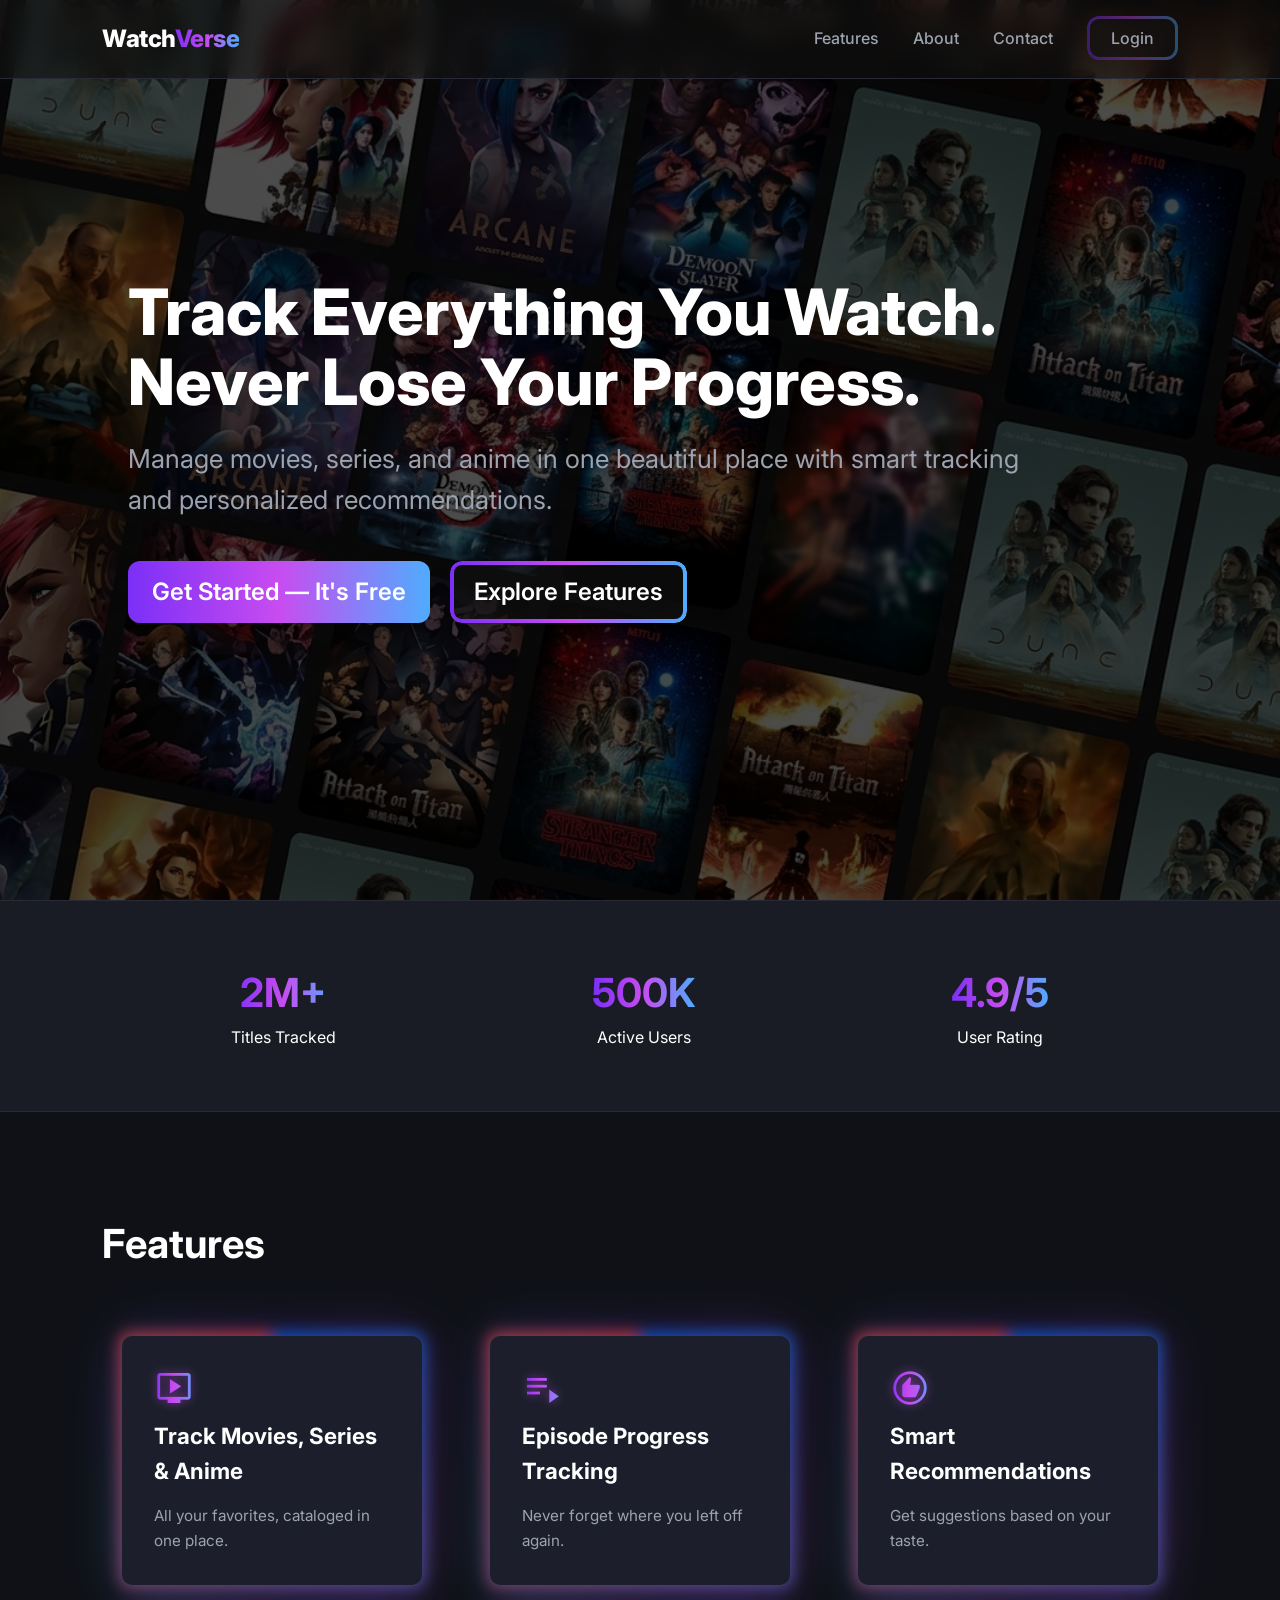
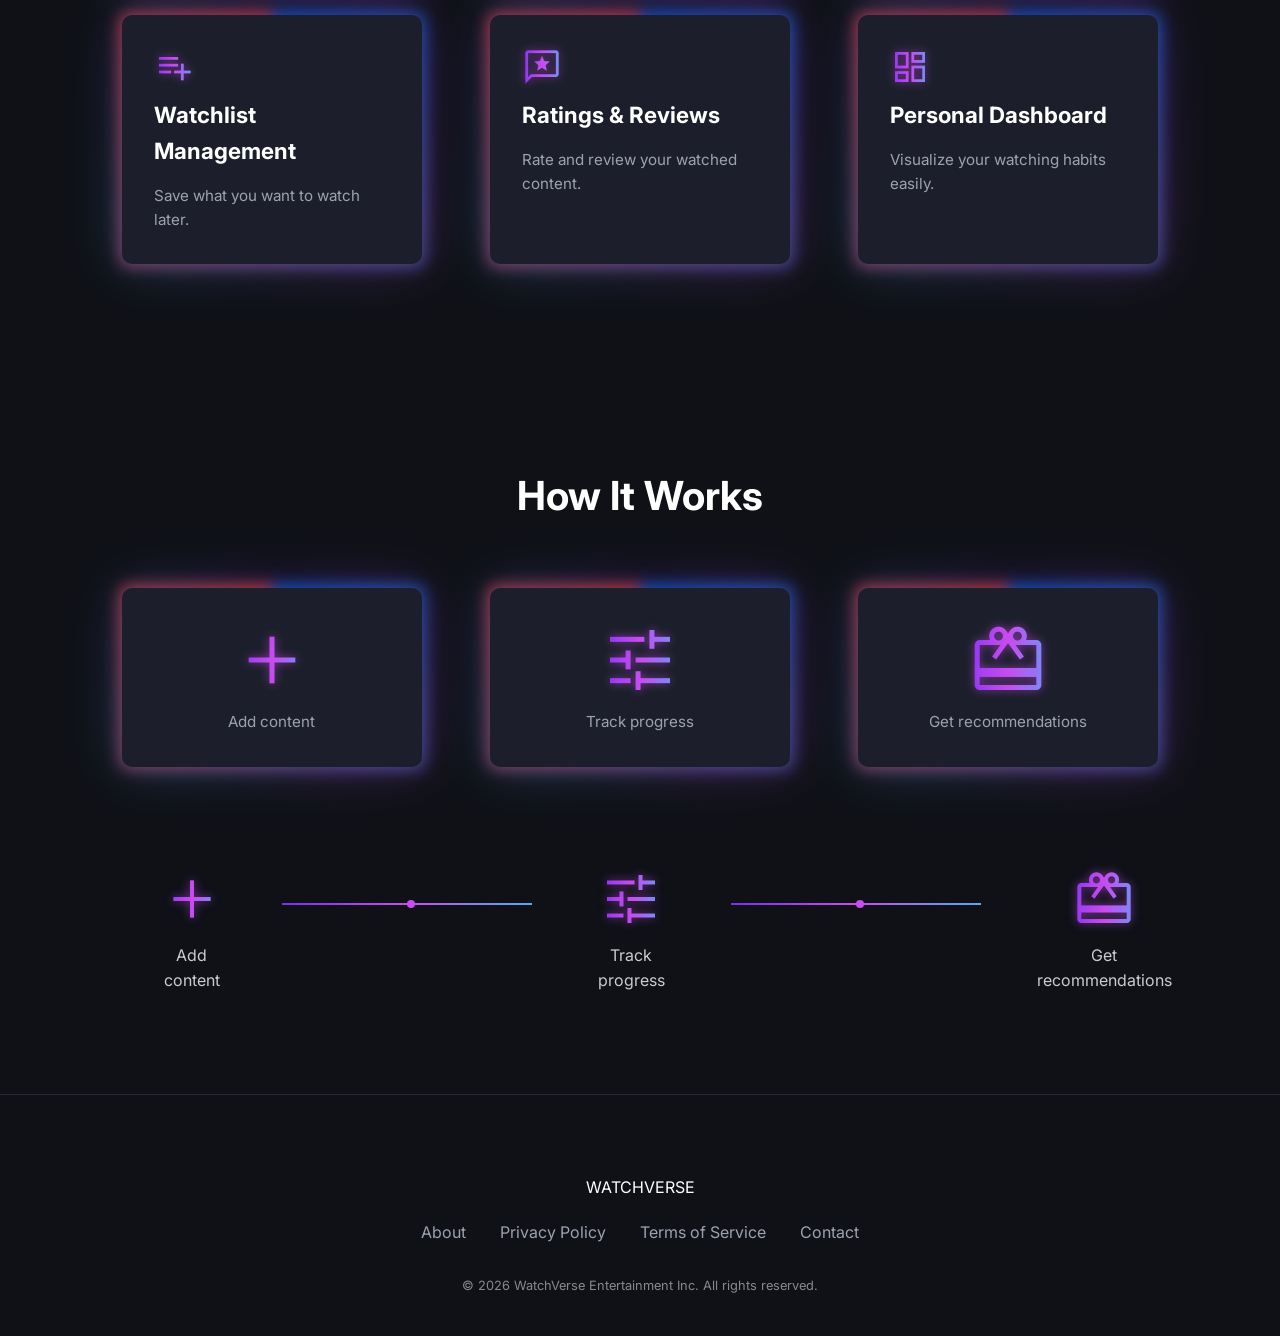
<file: templates/index.html>
<!DOCTYPE html>
<html lang="en">

<head>
    <meta charset="UTF-8">
    <meta name="viewport" content="width=device-width, initial-scale=1.0">
    <title>WatchVerse | Track Your Entertainment</title>
    <link href="https://fonts.googleapis.com/css2?family=Inter:wght@300;400;600;800&display=swap" rel="stylesheet">
    <link rel="stylesheet" href="/static/css/index.css">
    <!-- <script src="https://unpkg.com/lucide@latest"></script> -->
    <link href="https://fonts.googleapis.com/css2?family=Material+Symbols+Outlined" rel="stylesheet" />



</head>

<body>

    <nav>
        <div class="watchverse-logo">
           <a href="/"> <span class="watch">Watch</span><span class="verse">Verse</span> </a>
        </div>
        <div class="nav-links">
            <a href="#features">Features</a>
            <a href="#about">About</a>
            <a href="#">Contact</a>
            <a href="/login" class="btn-login">Login</a>
        </div>
    </nav>

    <section class="hero">
        <div class="overlay"></div>
        <h1>Track Everything You Watch.<br>Never Lose Your Progress.</h1>
        <p>Manage movies, series, and anime in one beautiful place with smart tracking and personalized recommendations.
        </p>
        <div class="cta-group">
            <a href="/signin" class="btn-main btn-primary" color="white">Get Started — It's Free</a>
            <a href="#" class="btn-main btn-secondary">Explore Features</a>
        </div>
    </section>

    <div class="stats">
        <div class="stat-item">
            <h2>2M+</h2>
            <p>Titles Tracked</p>
        </div>
        <div class="stat-item">
            <h2>500K</h2>
            <p>Active Users</p>
        </div>
        <div class="stat-item">
            <h2>4.9/5</h2>
            <p>User Rating</p>
        </div>
    </div>

    <section class="features" id="features">
        <h2 class="section-title"> Features </h2>
        <div class="feature-grid">

            <!-- Card 1 -->
            <div class="card">
                <span class="material-symbols-outlined card-logo">
                    live_tv
                </span>
                <h3>Track Movies, Series & Anime</h3>
                <p>All your favorites, cataloged in one place.</p>
            </div>

            <!-- Card 2 -->
            <div class="card">
                <span class="material-symbols-outlined card-logo">
                    playlist_play
                </span>
                <h3>Episode Progress Tracking</h3>
                <p>Never forget where you left off again.</p>
            </div>

            <!-- Card 3 -->
            <div class="card">
                <span class="material-symbols-outlined card-logo">recommend</span>
                <h3>Smart Recommendations</h3>
                <p>Get suggestions based on your taste.</p>
            </div>

            <!-- Card 4 -->
            <div class="card">
                <span class="material-symbols-outlined card-logo">playlist_add</span>
                <h3>Watchlist Management</h3>
                <p>Save what you want to watch later.</p>
            </div>

            <!-- Card 5 -->
            <div class="card">
                <span class="material-symbols-outlined card-logo">reviews</span>
                <h3>Ratings & Reviews</h3>
                <p>Rate and review your watched content.</p>
            </div>

            <!-- Card 6 -->
            <div class="card">
                <span class="material-symbols-outlined card-logo">dashboard</span>
                <h3>Personal Dashboard</h3>
                <p>Visualize your watching habits easily.</p>
            </div>

        </div>
    </section>

    <section class="how-it-works" id="about">

        <h2 class="section-title" style="text-align: center;">How It Works</h2>

        <!-- Top 3 Cards -->
        <div class="how-cards">
            <div class="card how-card">
                <span class="material-symbols-outlined how-logo">add</span>
                <p>Add content</p>
            </div>

            <div class="card how-card">
                <span class="material-symbols-outlined how-logo">tune</span>
                <p>Track progress</p>
            </div>

            <div class="card how-card">
                <span class="material-symbols-outlined how-logo">card_giftcard</span>
                <p>Get recommendations</p>
            </div>
        </div>

        <!-- Line + Icons -->
        <div class="steps-container">

            <div class="step" style="margin-left: 0px;">
                <span class="material-symbols-outlined icon">add</span>
                <p>Add content</p>
            </div>

            <div class="step">
                <span class="material-symbols-outlined icon">tune</span>
                <p>Track progress</p>
            </div>

            <div class="step">
                <span class="material-symbols-outlined icon">card_giftcard</span>
                <p>Get recommendations</p>
            </div>

        </div>

    </section>

    <footer id="Contact">
        <div class="logo" style="margin-bottom: 20px;">WATCHVERSE</div>
        <div class="footer-links">
            <a href="#">About</a>
            <a href="#">Privacy Policy</a>
            <a href="#">Terms of Service</a>
            <a href="#">Contact</a>
        </div>
        <p class="copyright">© 2026 WatchVerse Entertainment Inc. All rights reserved.</p>
    </footer>

    <!-- <script>
        lucide.createIcons();
    </script> -->
</body>

</html>
</file>
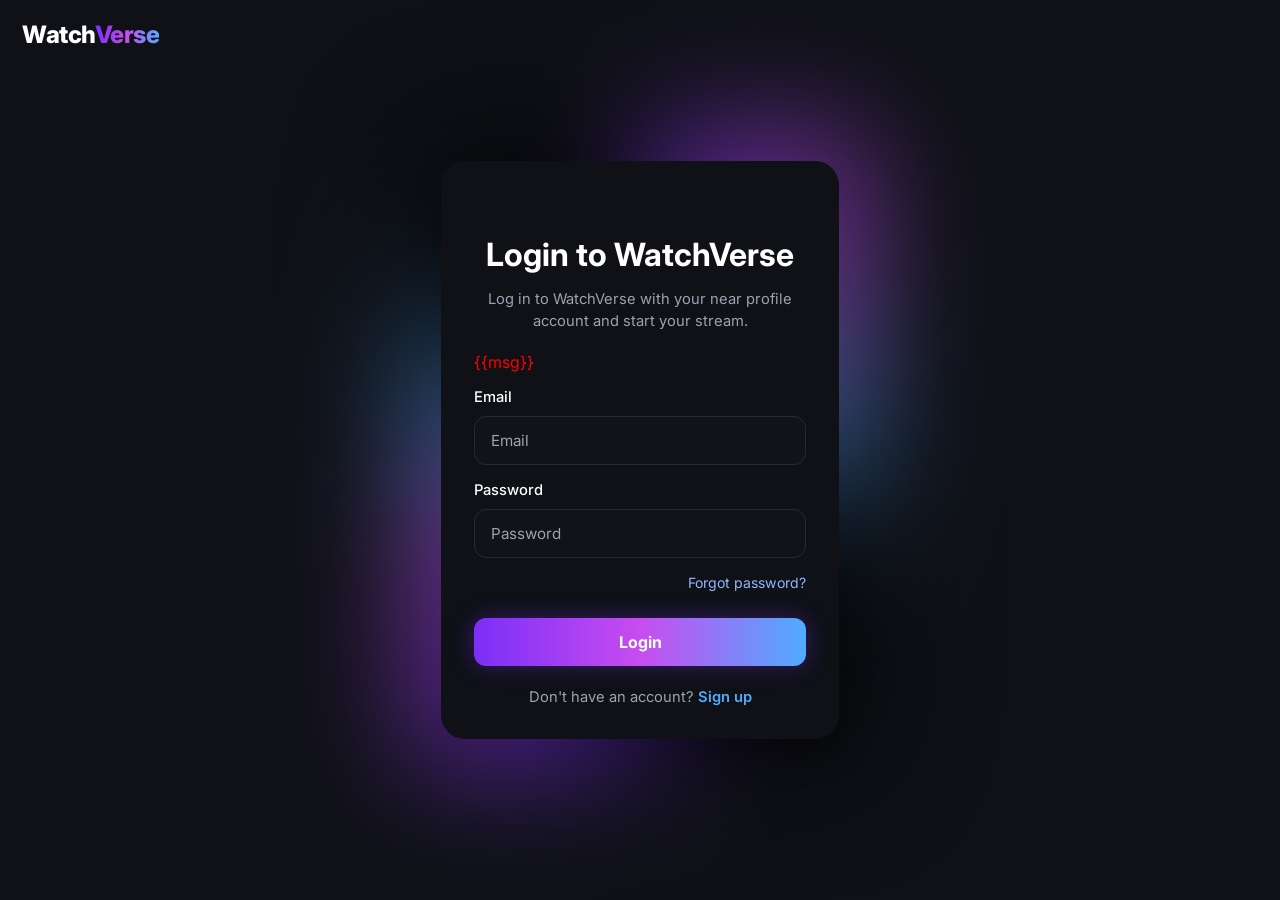
<file: templates/login.html>
<!DOCTYPE html>
<html lang="en">

<head>
    <meta charset="UTF-8">
    <meta name="viewport" content="width=device-width, initial-scale=1.0">
    <title>Login - WatchVerse</title>
    <link rel="stylesheet" href="/static/css/login.css">
    <link href="https://fonts.googleapis.com/css2?family=Inter:wght@400;500;600;700;800&display=swap" rel="stylesheet">
</head>

<body>
    <form action="" method="POST">
        <div class="watchverse-logo">
            <a href="/"> <span class="watch">Watch</span><span class="verse">Verse</span> </a>
        </div>
        <div class="Login">

            <div class="LoginCard">

                <h1>Login to WatchVerse</h1>
                <p class="subtext">Log in to WatchVerse with your near profile account and start your stream.</p>

                <div class="msg"> {{msg}} </div>
                
                <label for="email">Email</label>
                <input type="email" id="email" placeholder="Email" name="email" required>

                <label for="password">Password</label>
                <input type="password" id="password" placeholder="Password" name="password" required>

                <div class="forgot-wrap">
                    <a href="#">Forgot password?</a>
                </div>

                <button class="login-btn">Login</button>

                <p class="bottom-text">
                    Don't have an account?
                    <a href="/signin">Sign up</a>
                </p>
            </div>
        </div>
    </form>
</body>

</html>
</file>
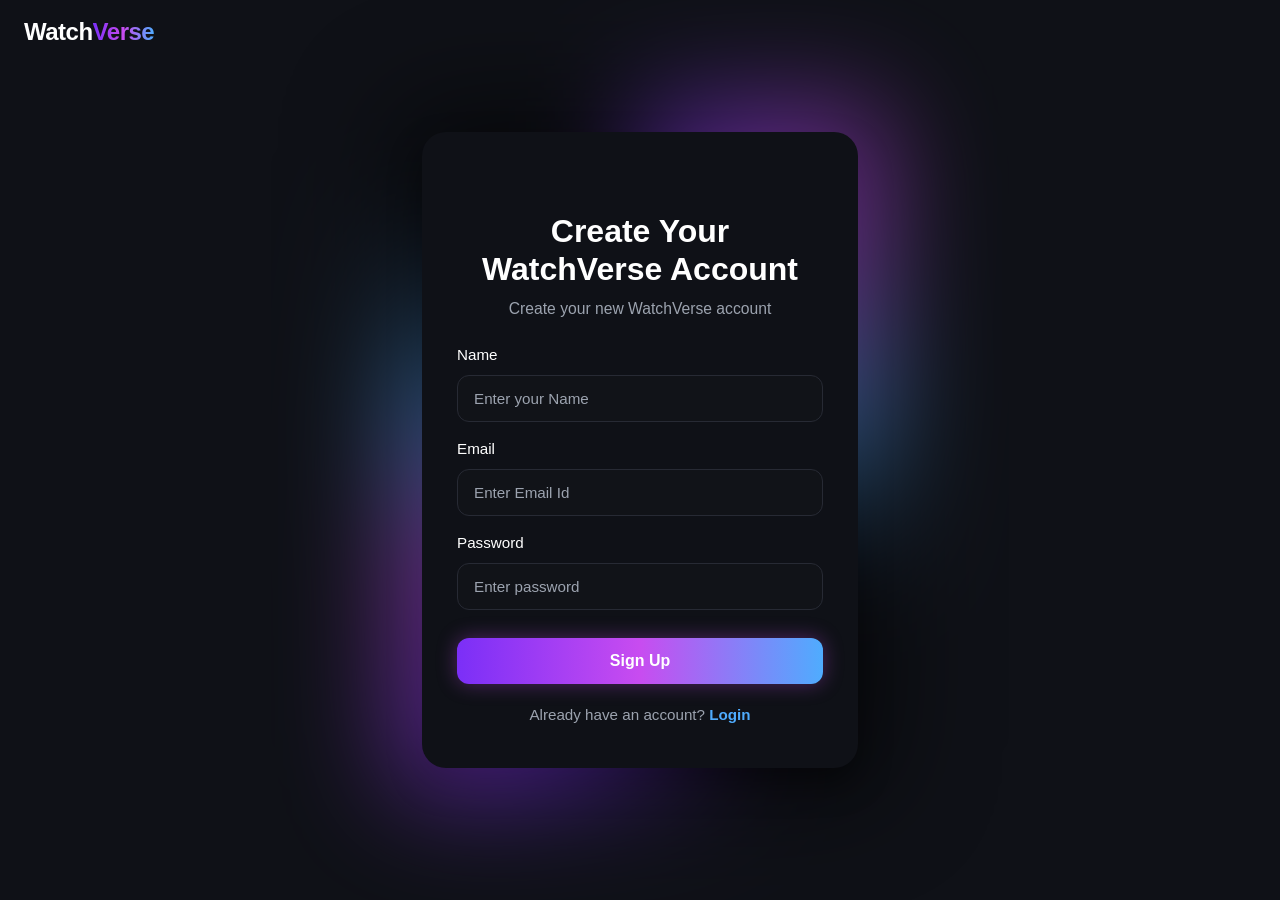
<file: templates/signin.html>
<!DOCTYPE html>
<html lang="en">

<head>
    <meta charset="UTF-8">
    <meta name="viewport" content="width=device-width, initial-scale=1.0">
    <title>Sign Up</title>
    <link rel="stylesheet" href="/static/css/signin.css">
</head>

<body>
    <div class="watchverse-logo">
        <a href="/" class="logo_link_to_home"><span class="watch">Watch</span><span class="verse">Verse</span></a>
    </div>
    <form action="" method="POST">
    <div class="SignIn">
        <div class="SignInCard">
            <h1>Create Your WatchVerse Account</h1>
            <p class="subtext">Create your new WatchVerse account</p>

            <label>Name</label>
            <input type="text" placeholder="Enter your Name" required name="name">

            <label>Email</label>
            <input type="email" placeholder="Enter Email Id" required name="email">

            <label>Password</label>
            <input type="password" placeholder="Enter password" required name="password">

            <button class="signup-btn">Sign Up</button>

            <p class="bottom-text">
                Already have an account?
                <a href="/login">Login</a>
            </p>
        </div>
    </div>
    </form>
</body>

</html>
</file>
<file: static/css/index.css>
:root {
    /* Color System */
    --bg-main: #0F1117;
    --bg-card: #191C24;
    --bg-nav: rgba(17, 17, 17, 0.6);
    --gradient-primary: linear-gradient(90deg, #7B2FF7, #C84CF0, #4FACFE);
    --text-primary: #FFFFFF;
    --text-secondary: #9CA3AF;
    --border-subtle: #272A34;
    --glow-primary: 0px 0px 25px rgba(153, 51, 255, 0.4);
    --radius-lg: 20px;
    --radius-md: 12px;
}

* {
    margin: 0;
    padding: 0;
    box-sizing: border-box;
    scroll-behavior: smooth;
    font-family: 'Inter', sans-serif;
}

body {
    background-color: var(--bg-main);
    color: var(--text-primary);
    line-height: 1.6;
    overflow-x: hidden;

}

/* --- Navigation --- */
nav {
    position: fixed;
    top: 0;
    width: 100%;
    padding: 20px 8%;
    display: flex;
    justify-content: space-between;
    align-items: center;
    background: var(--bg-nav);
    backdrop-filter: blur(10px);
    z-index: 1000;
    border-bottom: 1px solid var(--border-subtle);
}

.watchverse-logo {
    font-size: 24px;
    font-weight: 800;
    letter-spacing: -0.5px;
}

.watchverse-logo a,
.watchverse-logo a:visited,
.watchverse-logo a:hover,
.watchverse-logo a:active {
    text-decoration: none;
    border-bottom: none;
    box-shadow: none;
}

.watchverse-logo .watch {
    color: var(--text-primary);
}

.watchverse-logo .verse {
    background: var(--gradient-primary);
    -webkit-background-clip: text;
    -webkit-text-fill-color: transparent;
}

.nav-links a {
    color: var(--text-secondary);
    text-decoration: none;
    margin-left: 30px;
    font-weight: 500;
    transition: 0.3s;
}

.nav-links a:hover {
    color: var(--text-primary);
}

.btn-login {
    padding: 12px 24px;
    border-radius: 12px;
    color: white;
    text-decoration: none;

    background: rgba(17, 17, 17, 0.6);
    border: none;
    cursor: pointer;

    position: relative;
    overflow: hidden;
    z-index: 1;

    transition: all 0.4s ease;
}

/* 🔥 Gradient Border */
.btn-login::before {
    content: "";
    position: absolute;
    inset: 0;
    border-radius: 12px;
    padding: 3px;

    background: linear-gradient(90deg, #7B2FF7, #C84CF0, #4FACFE);

    -webkit-mask:
        linear-gradient(#fff 0 0) content-box,
        linear-gradient(#fff 0 0);
    -webkit-mask-composite: xor;
    mask-composite: exclude;

    z-index: -1;
}

/* 🔥 Hover Effect */
.btn-login:hover {
    background: linear-gradient(90deg, #7B2FF7, #C84CF0, #4FACFE);
    box-shadow: 0 0 20px rgba(200, 76, 240, 0.6);
}

/* --- Hero Section --- */
.hero {
    height: 100vh;
    display: flex;
    flex-direction: column;
    justify-content: center;
    align-items: flex-start;
    padding: 0 10%;
    background: radial-gradient(circle at center, rgba(77, 148, 255, 0.1) 0%, transparent 70%);
    background-image: url('../img/1776427962483.png');
    background-repeat: no-repeat;
    background-size: cover;
    /* Ensures image covers the entire screen */
    background-position: center;
    position: relative;
}

.overlay {
    position: absolute;
    height: 100%;
    width: 100%;
    left: 0px;
    background-color: black;
    /* Semi-transparent black */
    opacity: 0.7;
    /* Blurs what is behind the overlay */
}

.hero h1 {
    font-size: 64px;
    line-height: 1.1;
    font-weight: 800;
    margin-bottom: 20px;
    max-width: 1000px;
    z-index: 1;
}

.hero p {
    color: var(--text-secondary);
    font-size: 26px;
    max-width: 900px;
    margin-bottom: 40px;
    z-index: 1;
}

.cta-group {
    display: flex;
    gap: 20px;
    z-index: 1;
    align-items: flex-start;
}

.btn-main {
    padding: 16px 32px;
    border-radius: var(--radius-md);
    font-weight: 600;
    font-size: 24px;
    text-decoration: none;
    transition: 0.3s;
}

.btn-primary {
    position: relative;
    padding: 12px 24px;
    border-radius: 12px;
    color: white;

    /* 👇 Gradient with opacity */
    background: var(--gradient-primary);

    border: none;
    cursor: pointer;
    transition: all 0.4s ease;
    z-index: 1;
    overflow: hidden;
}

/* 🔥 Gradient Border Layer (hidden initially) */
.btn-primary::before {
    content: "";
    position: absolute;
    inset: 0;
    border-radius: 12px;
    padding: 3px;
    /* border size */
    background: linear-gradient(90deg, #7B2FF7, #C84CF0, #4FACFE);

    -webkit-mask:
        linear-gradient(#fff 0 0) content-box,
        linear-gradient(#fff 0 0);
    -webkit-mask-composite: xor;
    mask-composite: exclude;

    opacity: 0;
    /* 👈 hidden initially */
    transition: opacity 0.4s ease;

    z-index: -1;
}

/* 🔥 Hover → only border */
.btn-primary:hover {
    background: rgba(17, 17, 17, 0.7);
    /* dark inside */
    backdrop-filter: blur(8px);
    /* optional glass effect */
}

.btn-primary:hover::before {
    opacity: 1;
    /* 👈 show border */
}

.btn-secondary {
    position: relative;
    padding: 12px 24px;
    border-radius: 12px;
    color: white;
    background: rgba(17, 17, 17, 0.6);
    border: none;
    cursor: pointer;
    transition: all 0.4s ease;
    z-index: 1;
    overflow: hidden;
}

/* 🔥 Gradient Border */
.btn-secondary::before {
    content: "";
    position: absolute;
    inset: 0;
    border-radius: 12px;
    padding: 4px;
    background: linear-gradient(90deg, #7B2FF7, #C84CF0, #4FACFE);

    -webkit-mask:
        linear-gradient(#fff 0 0) content-box,
        linear-gradient(#fff 0 0);
    -webkit-mask-composite: xor;
    mask-composite: exclude;

    z-index: -1;
}

.btn-secondary:hover {
    background: var(--gradient-primary);
    box-shadow: var(--glow-primary);
    opacity: 1;
}

.btn-main:hover {
    transform: translateY(-3px);
    filter: brightness(1.1);
}

/* --- Features Section --- */
.features {
    padding: 100px 8%;
}

.section-title {
    text-align: left;
    font-size: 2.5rem;
    margin-bottom: 60px;
}

.feature-grid {
    display: grid;
    grid-template-columns: repeat(3, 1fr);
    gap: 30px;
}


.card {
    margin: 0 auto;
    padding: 2em;
    width: 300px;
    background: #1c1f2b;
    text-align: left;
    border-radius: 10px;
    position: relative;

}

@property --angle {
    syntax: "<angle>";
    initial-value: 0deg;
    inherits: false;
}

.card::after {
    content: "";
    position: absolute;
    inset: 0;
    border-radius: 16px;
    background: conic-gradient(from var(--angle),
            #7B2FF7,
            #C84CF0,
            #4FACFE,
            #7B2FF7);
    filter: blur(25px);
    opacity: 0.3;
    z-index: -2;
    animation: spin 6s linear infinite;
}

.card::before {
    content: '';
    position: absolute;
    height: 100%;
    width: 100%;
    background-image: conic-gradient(from var(--angle), #006aff, #ff4545);
    top: 50%;
    left: 50%;
    translate: -50% -50%;
    z-index: -1;
    padding: 3px;
    border-radius: 10px;
    animation: 3s spin linear infinite;
    filter: blur(0.5rem);
    opacity: 0.7;
}


@keyframes spin {
    from {
        --angle: 0deg;
    }

    to {
        --angle: 360deg;
    }
}

.card-logo {
    background: var(--gradient-primary);
    -webkit-background-clip: text;
    -webkit-text-fill-color: transparent;
    font-size: 40px !important;
    margin-bottom: 10px;
    text-shadow: 0 0 10px rgba(200, 76, 240, 0.6);
    display: block;
}

.card h3 {
    margin-bottom: 15px;
    font-size: 1.4rem;
}

.card p {
    color: var(--text-secondary);
    font-size: 0.95rem;
}

.how-it-works {
    padding: 100px 8%;
}

.how-cards {
    display: grid;
    grid-template-columns: repeat(3, 1fr);
    gap: 30px;
}

.how-card {
    text-align: center;
    color: white;
}

.how-logo {
    background: var(--gradient-primary);
    -webkit-background-clip: text;
    -webkit-text-fill-color: transparent;
    font-size: 80px !important;
    margin-bottom: 10px;
    text-shadow: 0 0 10px rgba(200, 76, 240, 0.6);
    display: block;
}

/* 🔥 Step items (icon + text) */

/* Container row layout */
/* Container */
.steps-container {
    margin-top: 100px;
    display: flex;
    justify-content: center;
    align-items: flex-start;
    gap: 300px;
}

/* Each step */
.step {
    display: flex;
    flex-direction: column;
    align-items: center;
    position: relative;
}

/* ICON */
.icon {
    margin-left: 50px;
    font-size: 64px !important;
    background: linear-gradient(90deg, #7B2FF7, #C84CF0, #4FACFE);
    text-shadow: 0 0 10px rgba(200, 76, 240, 0.6);
    -webkit-background-clip: text;
    -webkit-text-fill-color: transparent;
    line-height: 1;
}

/* TEXT (perfectly under icon) */
.step p {
    margin-top: 12px;
    font-size: 16px;
    color: #ccc;
    margin-left: 50px;
    text-align: center;
}

/* LINE */
.step::after {
    content: "";
    position: absolute;
    top: 36px;
    /* middle of 72px icon */
    left: calc(100% + 50px);
    width: 250px;
    height: 2px;
    background: linear-gradient(90deg, #7B2FF7, #C84CF0, #4FACFE);
}

/* DOT */
.step::before {
    content: "";
    position: absolute;
    top: 33px;
    left: calc(100% + 175px);
    width: 8px;
    height: 8px;
    background: #C84CF0;
    border-radius: 50%;
}

/* Remove last line & dot */
.step:last-child::after,
.step:last-child::before {
    display: none;
}

/* --- Stats/Social Proof --- */
.stats {
    background: var(--bg-card);
    padding: 60px 8%;
    display: flex;
    justify-content: space-around;
    text-align: center;
    border-top: 1px solid var(--border-subtle);
    border-bottom: 1px solid var(--border-subtle);
}

.stat-item h2 {
    font-size: 2.5rem;
    background: var(--gradient-primary);
    -webkit-background-clip: text;
    -webkit-text-fill-color: transparent;
}

/* --- Footer --- */
footer {
    padding: 80px 8% 40px;
    text-align: center;
    border-top: 1px solid var(--border-subtle);
}

.footer-links {
    margin-bottom: 30px;
}

.footer-links a {
    color: var(--text-secondary);
    margin: 0 15px;
    text-decoration: none;
}

.copyright {
    color: var(--text-muted);
    font-size: 0.8rem;
    margin-top: 20px;
    opacity: 0.5;
}

@media (max-width: 768px) {
    .nav-links {
        display: none;
    }

    .hero h1 {
        font-size: 2.5rem;
    }

    .cta-group {
        flex-direction: column;
        width: 100%;
    }
}
</file>
<file: static/css/login.css>
:root {
    --bg-main: #0F1117;
    --bg-card: #191C24;
    --gradient-primary: linear-gradient(90deg, #7B2FF7, #C84CF0, #4FACFE);
    --text-primary: #FFFFFF;
    --text-secondary: #9CA3AF;
    --border-subtle: #272A34;
    --radius-lg: 20px;
    --radius-md: 12px;
}

* {
    margin: 0;
    padding: 0;
    box-sizing: border-box;
    font-family: 'Inter', sans-serif;
}

body {
    min-height: 100vh;
    background: var(--bg-main);
    display: flex;
    justify-content: center;
    align-items: center;
    color: var(--text-primary);
    overflow: hidden;
}

.Login {
    width: 100%;
    min-height: 100vh;
    display: flex;
    justify-content: center;
    align-items: center;
    padding: 20px;
    position: relative;
}

.LoginCard {
    position: relative;
    width: 100%;
    max-width: 390px;
    padding: 70px 28px 28px;
    background: var(--bg-card);
    border: 1px solid rgba(255, 255, 255, 0.08);
    border-radius: var(--radius-lg);
    display: flex;
    flex-direction: column;
    gap: 10px;
    z-index: 1;
    box-shadow: 0 15px 35px rgba(0, 0, 0, 0.45);
}

@property --angle {
    syntax: "<angle>";
    initial-value: 0deg;
    inherits: false;
}

.LoginCard::before {
    content: "";
    position: absolute;
    inset: -38px;
    border-radius: 38px;
    background: conic-gradient(from var(--angle),
            #7B2FF7,
            #C84CF0,
            #4FACFE,
            black,
            black,
            #7B2FF7,
            #C84CF0,
            #4FACFE,
            black,
            black);
    filter: blur(60px);
    opacity: 0.55;
    z-index: -2;
    animation: spin 5s linear infinite;
}

.LoginCard::after {
    content: "";
    position: absolute;
    inset: -5px;
    background: var(--bg-main);
    border-radius: 24px;
    z-index: -1;
}

.watchverse-logo {
    position: absolute;
    top: 20px;
    left: 22px;
    font-size: 24px;
    font-weight: 800;
    letter-spacing: -0.5px;
    text-decoration: none;
}

.watchverse-logo a,
.watchverse-logo a:visited,
.watchverse-logo a:hover,
.watchverse-logo a:active {
    text-decoration: none;
    border-bottom: none;
    box-shadow: none;
}

.watchverse-logo .watch {
    color: var(--text-primary);
}

.watchverse-logo .verse {
    background: var(--gradient-primary);
    -webkit-background-clip: text;
    -webkit-text-fill-color: transparent;
}

.LoginCard h1 {
    text-align: center;
    font-size: 2rem;
    line-height: 1.2;
    color: var(--text-primary);
    margin-bottom: 4px;
}

.msg {
    font-size: 16px;
    color: red;
    z-index: 1;
}

.subtext {
    text-align: center;
    color: var(--text-secondary);
    font-size: 0.92rem;
    line-height: 1.5;
    margin-bottom: 10px;
}

.LoginCard label {
    color: var(--text-primary);
    font-size: 0.92rem;
    font-weight: 500;
    margin-top: 6px;
}

.LoginCard input {
    width: 100%;
    padding: 14px 16px;
    border-radius: var(--radius-md);
    border: 1px solid var(--border-subtle);
    background: #111318;
    color: var(--text-primary);
    outline: none;
    font-size: 0.95rem;
    transition: 0.3s ease;
}

.LoginCard input::placeholder {
    color: var(--text-secondary);
}

.LoginCard input:focus {
    border-color: #7B2FF7;
    box-shadow: 0 0 12px rgba(123, 47, 247, 0.3);
}

.forgot-wrap {
    text-align: right;
    margin-top: 4px;
    margin-bottom: 8px;
}

.forgot-wrap a {
    color: #8fb7ff;
    text-decoration: none;
    font-size: 0.88rem;
}

.forgot-wrap a:hover {
    text-decoration: underline;
}

.login-btn {
    width: 100%;
    margin-top: 8px;
    padding: 14px;
    border: none;
    border-radius: var(--radius-md);
    background: var(--gradient-primary);
    color: var(--text-primary);
    font-size: 1rem;
    font-weight: 700;
    cursor: pointer;
    transition: 0.3s ease;
    box-shadow: 0 0 22px rgba(123, 47, 247, 0.35);
}

.login-btn:hover {
    transform: translateY(-2px);
    box-shadow: 0 0 28px rgba(79, 172, 254, 0.45);
}

.bottom-text {
    text-align: center;
    color: var(--text-secondary);
    margin-top: 12px;
    font-size: 0.92rem;
}

.bottom-text a {
    color: #4FACFE;
    text-decoration: none;
    font-weight: 600;
}

.bottom-text a:hover {
    text-decoration: underline;
}

@keyframes spin {
    from {
        --angle: 0deg;
    }

    to {
        --angle: 360deg;
    }
}

@media (max-width: 480px) {
    .LoginCard {
        max-width: 100%;
        padding: 68px 20px 24px;
    }

    .LoginCard h1 {
        font-size: 1.65rem;
    }

    .watchverse-logo {
        font-size: 20px;
        left: 18px;
    }
}
</file>
<file: static/css/signin.css>
:root {
    --bg-main: #0F1117;
    --bg-card: #191C24;
    --bg-nav: rgba(17, 17, 17, 0.6);
    --gradient-primary: linear-gradient(90deg, #7B2FF7, #C84CF0, #4FACFE);
    --text-primary: #FFFFFF;
    --text-secondary: #9CA3AF;
    --border-subtle: #272A34;
    --glow-primary: 0px 0px 25px rgba(153, 51, 255, 0.4);
    --radius-lg: 20px;
    --radius-md: 12px;
}

* {
    margin: 0;
    padding: 0;
    box-sizing: border-box;
    font-family: 'Inter', sans-serif;
}

body {
    min-height: 100vh;
    background: var(--bg-main);
    display: flex;
    justify-content: center;
    align-items: center;
    color: var(--text-primary);
    overflow: hidden;
}

.SignIn {
    width: 100%;
    display: flex;
    justify-content: center;
    align-items: center;
    padding: 20px;
}

.SignInCard {
    position: relative;
    width: 100%;
    max-width: 430px;
    padding: 40px 30px;
    background: var(--bg-card);
    border: 2px solid #000;
    border-radius: var(--radius-lg);
    display: flex;
    flex-direction: column;
    gap: 12px;
    z-index: 1;
    box-shadow: 0 15px 35px rgba(0, 0, 0, 0.45);
}

@property --angle {
    syntax: "<angle>";
    initial-value: 0deg;
    inherits: false;
}

.SignInCard::before {
    content: "";
    position: absolute;
    inset: -35px;
    border-radius: 35px;
    background: conic-gradient(from var(--angle),
            #7B2FF7,
                #C84CF0,
                #4FACFE,black,black,#7B2FF7,
                    #C84CF0,
                    #4FACFE,black,black);
    filter: blur(55px);
    opacity: 0.5;
    z-index: -2;
    animation: spin 5s linear infinite;
}

.SignInCard::after {
    content: "";
    position: absolute;
    inset: -5px;
    background: var(--bg-main);
    border-radius: 24px;
    z-index: -1;
}

.watchverse-logo {
    position: absolute;
    top: 18px;
    left: 24px;
    font-size: 24px;
    font-weight: 800;
    letter-spacing: -0.5px;
    z-index: 5;
}

.watchverse-logo a,
.watchverse-logo a:visited,
.watchverse-logo a:hover,
.watchverse-logo a:active {
    text-decoration: none;
    border-bottom: none;
    box-shadow: none;
}

.watchverse-logo .watch {
    color: var(--text-primary);
}

.watchverse-logo .verse {
    background: var(--gradient-primary);
    -webkit-background-clip: text;
    -webkit-text-fill-color: transparent;
}

.SignInCard h1 {
    margin-top: 35px;
    text-align: center;
    font-size: 2rem;
    line-height: 1.2;
    color: var(--text-primary);
}

.subtext {
    text-align: center;
    color: var(--text-secondary);
    font-size: 0.98rem;
    margin-bottom: 10px;
}

.SignInCard label {
    color: var(--text-primary);
    font-size: 0.95rem;
    font-weight: 500;
    margin-top: 6px;
}

.SignInCard input {
    width: 100%;
    padding: 14px 16px;
    border-radius: var(--radius-md);
    border: 1px solid var(--border-subtle);
    background: #111318;
    color: var(--text-primary);
    outline: none;
    font-size: 0.95rem;
    transition: 0.3s ease;
}

.SignInCard input::placeholder {
    color: var(--text-secondary);
}

.SignInCard input:focus {
    border-color: #4FACFE;
    box-shadow: 0 0 12px rgba(79, 172, 254, 0.25);
}

.signup-btn {
    width: 100%;
    margin-top: 16px;
    padding: 14px;
    border: none;
    border-radius: var(--radius-md);
    background: var(--gradient-primary);
    color: var(--text-primary);
    font-size: 1rem;
    font-weight: 700;
    cursor: pointer;
    transition: 0.3s ease;
    box-shadow: 0 0 20px rgba(200, 76, 240, 0.35);
}

.signup-btn:hover {
    transform: translateY(-2px);
    box-shadow: 0 0 25px rgba(123, 47, 247, 0.45);
}

.bottom-text {
    text-align: center;
    color: var(--text-secondary);
    margin-top: 10px;
    font-size: 0.95rem;
}

.bottom-text a {
    color: #4FACFE;
    text-decoration: none;
    font-weight: 600;
}

.bottom-text a:hover {
    text-decoration: underline;
}

@keyframes spin {
    from {
        --angle: 0deg;
    }

    to {
        --angle: 360deg;
    }
}

@media (max-width: 480px) {
    .SignInCard {
        padding: 36px 20px 24px;
    }

    .SignInCard h1 {
        font-size: 1.7rem;
    }

    .watchverse-logo {
        font-size: 20px;
        left: 20px;
    }
}
</file>
